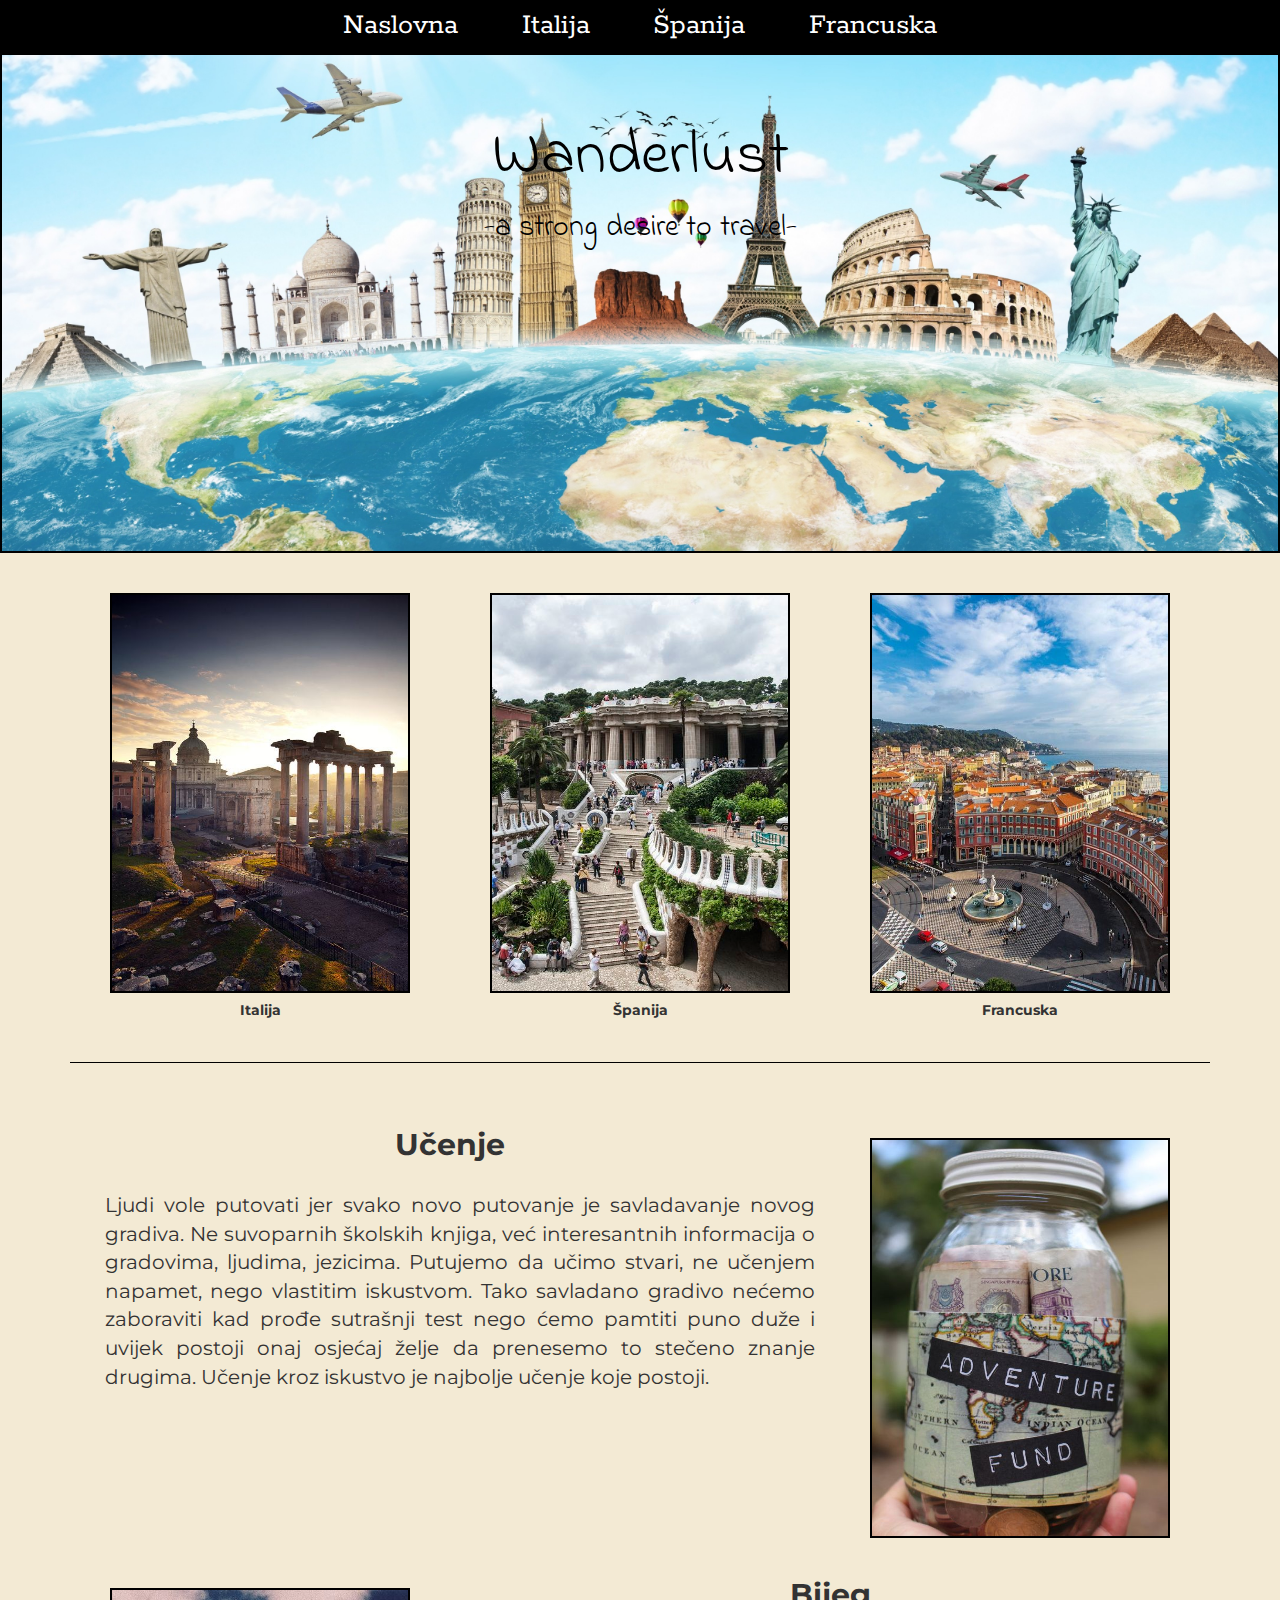
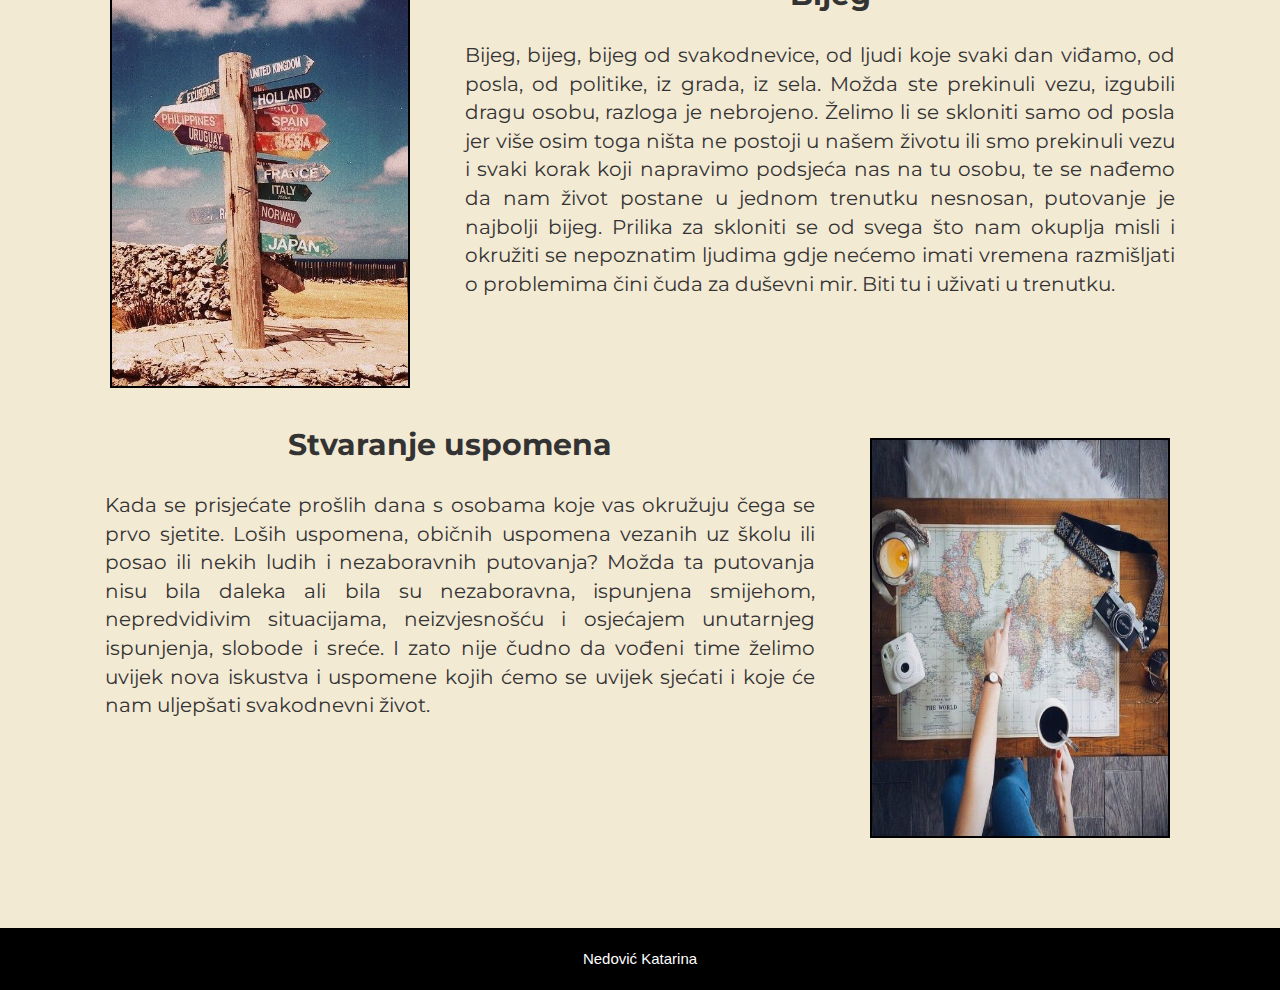
<file: index.html>
<!DOCTYPE html>
<html>
<head>
	<title>Wanderlust</title>
	<link rel="icon" href="images/logo.png" type="image/png" sizes="32x32">
	<meta charset="utf-8">
  <meta name="viewport" content="width=device-width, initial-scale=1">
  <link rel="stylesheet" href="https://maxcdn.bootstrapcdn.com/bootstrap/3.3.7/css/bootstrap.min.css">
  <script src="https://ajax.googleapis.com/ajax/libs/jquery/3.2.0/jquery.min.js"></script>
  <script src="https://maxcdn.bootstrapcdn.com/bootstrap/3.3.7/js/bootstrap.min.js"></script>
  <link rel="stylesheet" type="text/css" href="css/style.css">
  <link href="https://fonts.googleapis.com/css?family=Indie+Flower" rel="stylesheet">
  <link href="https://fonts.googleapis.com/css?family=Montserrat" rel="stylesheet">
  <link href="https://fonts.googleapis.com/css?family=Rokkitt" rel="stylesheet">
</head>
<body>
	<div class="header">
		<div id="navbar"> 
		    <ul> 
					<li><a href="/Users/USER/Desktop/kajaweb/index.html">Naslovna</a></li> 
					<li><a href="/Users/USER/Desktop/kajaweb/country-italy.html">Italija</a></li> 
					<li><a href="/Users/USER/Desktop/kajaweb/country-spain.html">Španija</a></li> 
					<li><a href="/Users/USER/Desktop/kajaweb/country-france.html">Francuska</a></li> 
		    </ul> 
		</div> 
	<div class="jumbotron text-center" height="1000px">
		<h1>Wanderlust</h1>
		<h2>-a strong desire to travel-</h2>
	</div>
	</div>
	<div class="main-content">
		<div class="container">
			<div class="row">
				<div class="col-sm-4" >
					<a href="/Users/USER/Desktop/kajaweb/country-italy.html"><img src="images/italy.jpg"></a>
					<h5><b>Italija</b></h5>
				</div>
				<div class="col-sm-4">
					<a href="/Users/USER/Desktop/kajaweb/country-spain.html"><img src="images/spain.jpg"></a>
					<h5><b>Španija</b></h5>
				</div>
				<div class="col-sm-4">
					<a href="/Users/USER/Desktop/kajaweb/country-france.html"><img src="images/france.jpg"></a>
					<h5><b>Francuska</b></h5>
				</div>
			</div>
			<br>
			<hr>
			<div class="content-text">
				<div class="row">
					<div class="col-sm-8">
						<h2><strong>Učenje</strong></h2>
						<div class="first" style="text-align:left;">
							<p>Ljudi vole putovati jer svako novo putovanje je savladavanje novog gradiva. Ne suvoparnih školskih knjiga, već interesantnih informacija o gradovima, ljudima, jezicima. Putujemo da učimo stvari, ne učenjem napamet, nego vlastitim iskustvom. Tako savladano gradivo nećemo zaboraviti kad prođe sutrašnji test nego ćemo pamtiti puno duže i uvijek postoji onaj osjećaj želje da prenesemo to stečeno znanje drugima. Učenje kroz iskustvo je najbolje učenje koje postoji.</p>
						</div>
					</div>
					<div class="col-sm-4 picture-main-main">
						<img src="images/adventure.jpg">
				</div>
					</div>
				<br>
				<div class="row">
					<div class="col-sm-4 picture-main-main">
						<img src="images/open.jpg">
					</div>
					<div class="col-sm-8">
						<h2><strong>Bijeg</strong></h2>
						<div class="second" style="text-align:right;">
							<p>Bijeg, bijeg, bijeg od svakodnevice, od ljudi koje svaki dan viđamo, od posla, od politike, iz grada, iz sela. Možda ste prekinuli vezu, izgubili dragu osobu, razloga je nebrojeno. Želimo li se skloniti samo od posla jer više osim toga ništa ne postoji u našem životu ili smo prekinuli vezu i svaki korak koji napravimo podsjeća nas na tu osobu, te se nađemo da nam život postane u jednom trenutku nesnosan, putovanje je najbolji bijeg. Prilika za skloniti se od svega što nam okuplja misli i okružiti se nepoznatim ljudima gdje nećemo imati vremena razmišljati o problemima čini čuda za duševni mir. Biti tu i uživati u trenutku.</p>
						</div>
					</div>
				</div>
				<br>
				<div class="row">
					<div class="col-sm-8">
						<h2><strong>Stvaranje uspomena</strong></h2>
						<div class="third" style="text-align:left;">
							<p>Kada se prisjećate prošlih dana s osobama koje vas okružuju čega se prvo sjetite. Loših uspomena, običnih uspomena vezanih uz školu ili posao ili nekih ludih i nezaboravnih putovanja? Možda ta putovanja nisu bila daleka ali bila su nezaboravna, ispunjena smijehom, nepredvidivim situacijama, neizvjesnošću i osjećajem unutarnjeg ispunjenja, slobode i sreće. I zato nije čudno da vođeni time želimo uvijek nova iskustva i uspomene kojih ćemo se uvijek sjećati i koje će nam uljepšati svakodnevni život.</p>
						</div>
					</div>
					<div class="col-sm-4 picture-main-main">
						<img src="images/memories.jpg">
					</div>
				</div>
			</div>
		</div>
	</div>
	<div class="footer">
		<div class="container">
			<div class="row">
				<div class="col-sm-12">
					Nedović Katarina
				</div>
			</div>
		</div>
	</div>


</body>
</html>
</file>
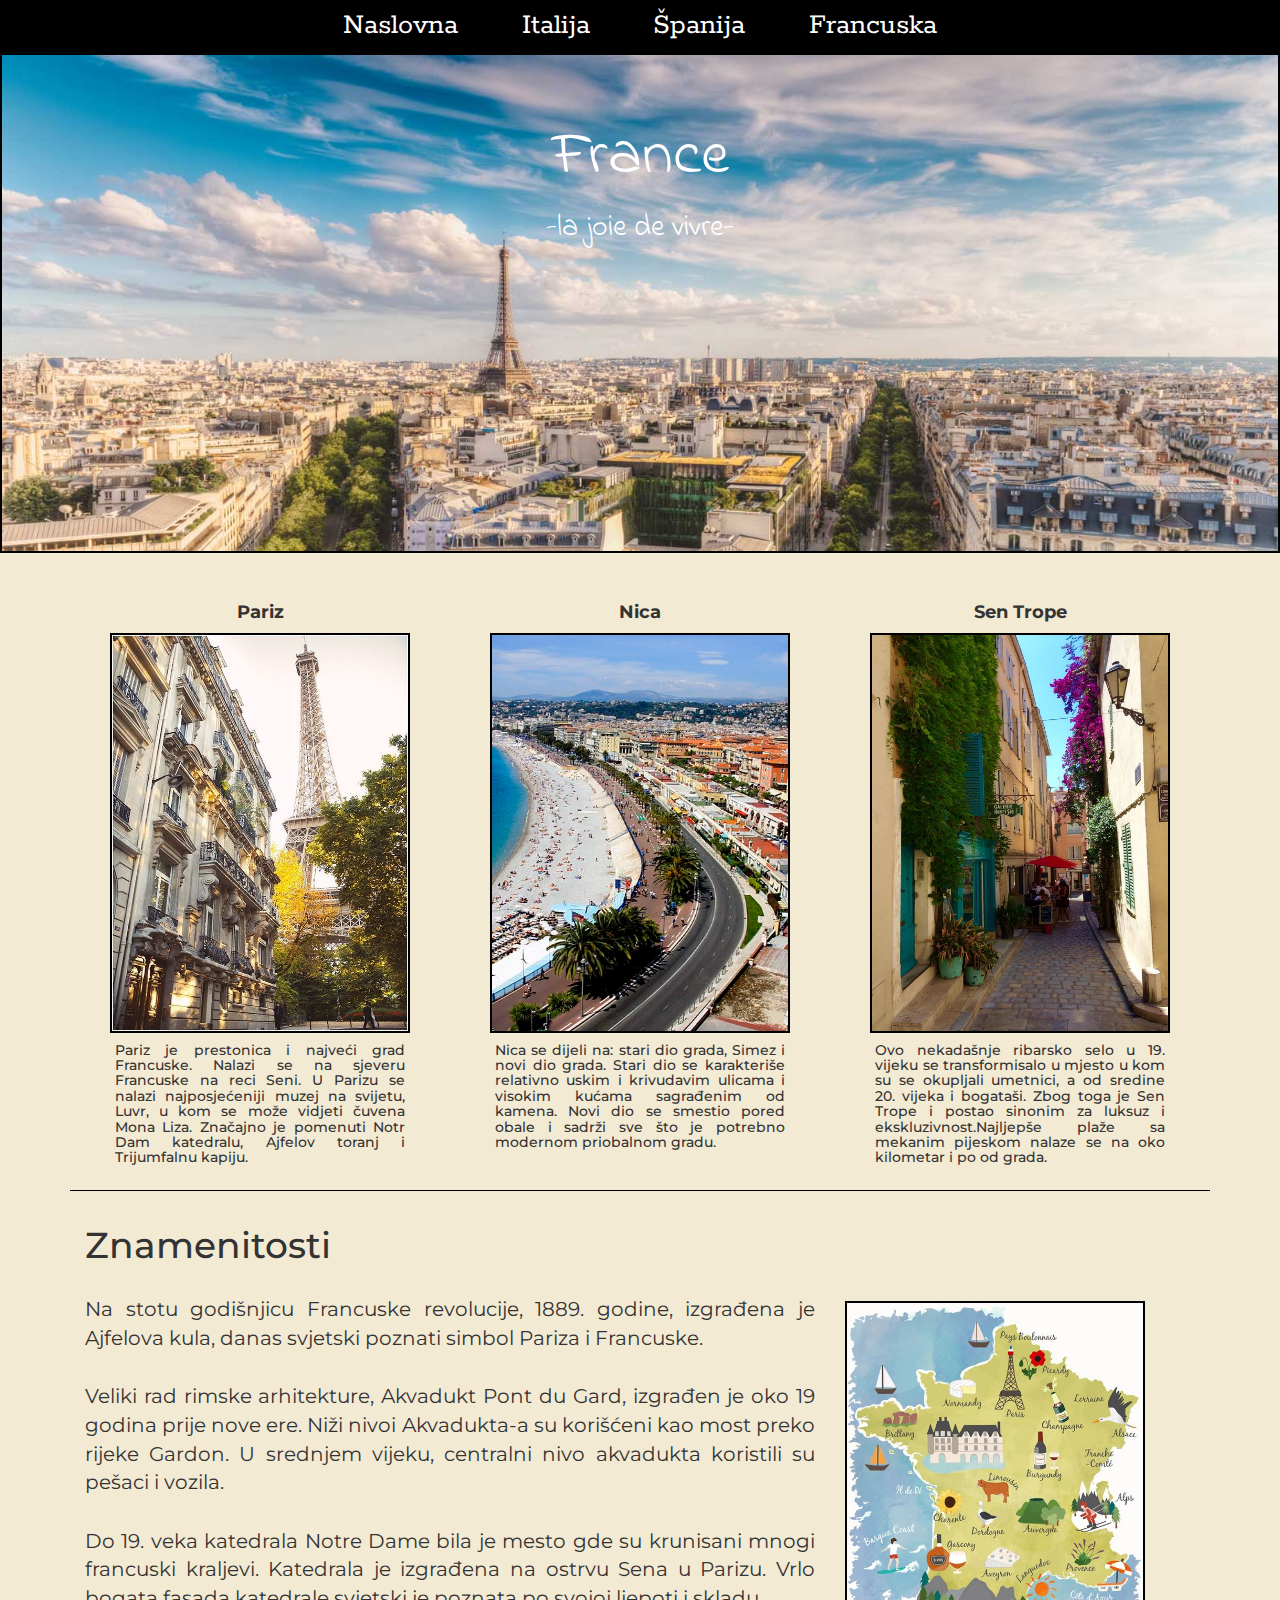
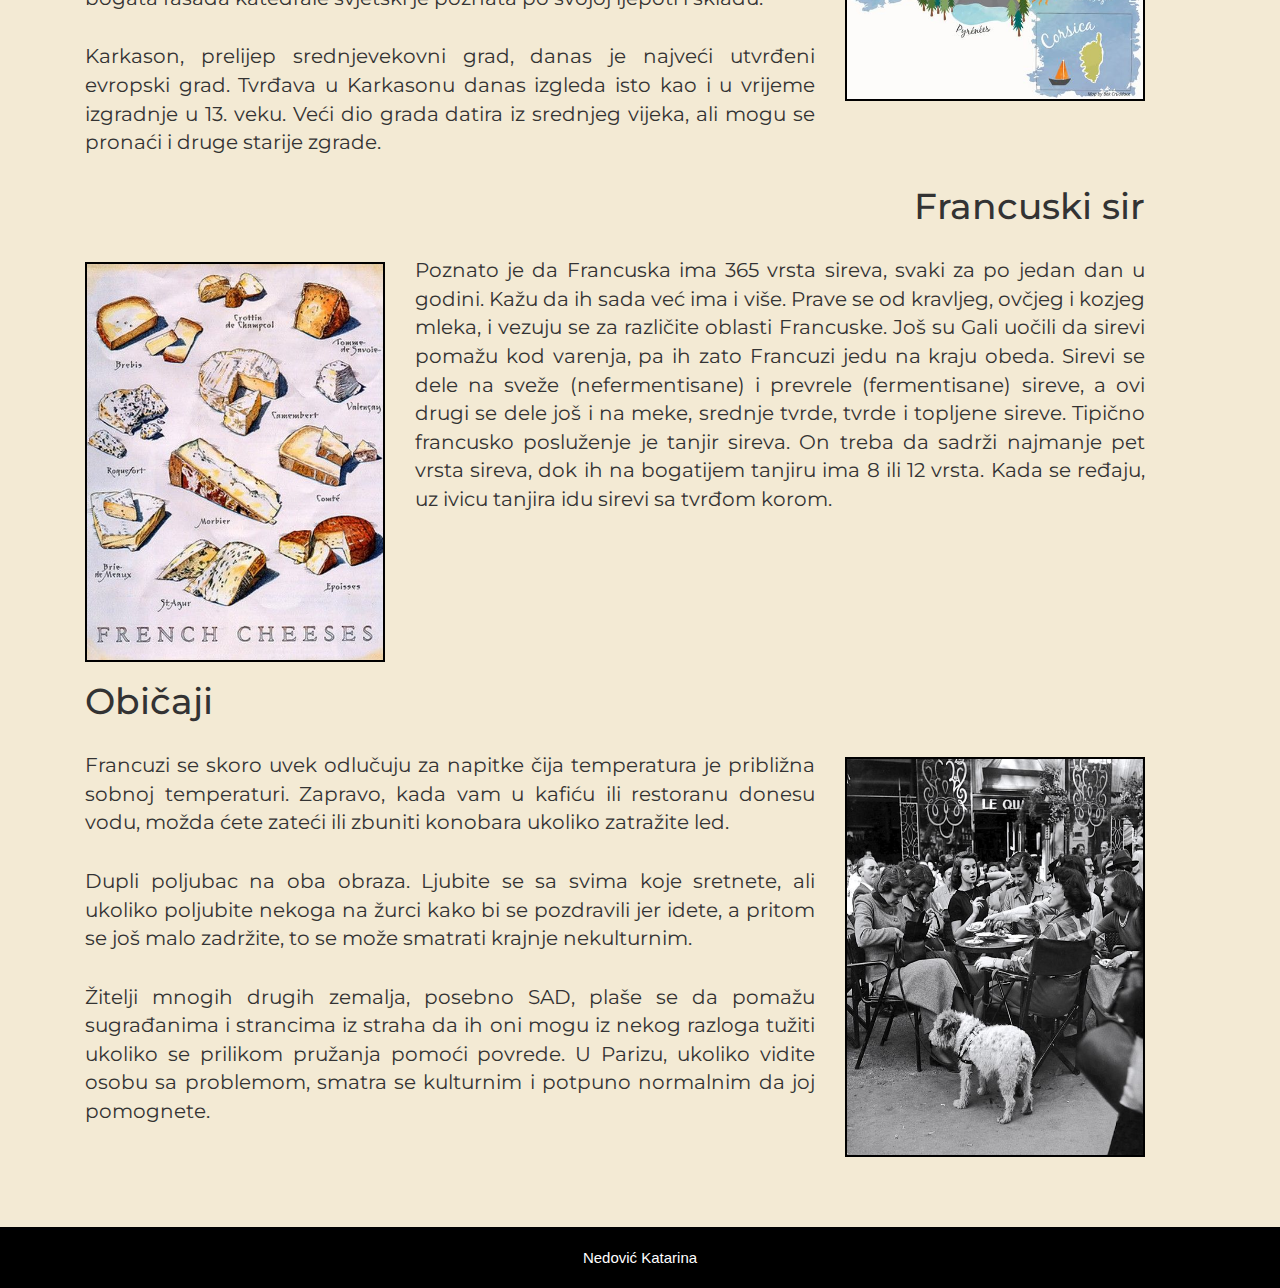
<file: country-france.html>
<!DOCTYPE html>
<html>
<head>
	<title>Wanderlust</title>
	<link rel="icon" href="logo.png" type="image/png" sizes="32x32">
	<meta charset="utf-8">
  <meta name="viewport" content="width=device-width, initial-scale=1">
  <link rel="stylesheet" href="https://maxcdn.bootstrapcdn.com/bootstrap/3.3.7/css/bootstrap.min.css">
  <script src="https://ajax.googleapis.com/ajax/libs/jquery/3.2.0/jquery.min.js"></script>
  <script src="https://maxcdn.bootstrapcdn.com/bootstrap/3.3.7/js/bootstrap.min.js"></script>
  <link rel="stylesheet" type="text/css" href="css/style.css">
  <link rel="stylesheet" type="text/css" href="css/country-italy.css">
  <link rel="stylesheet" type="text/css" href="css/country-france.css">
  <link href="https://fonts.googleapis.com/css?family=Indie+Flower" rel="stylesheet">
  <link href="https://fonts.googleapis.com/css?family=Montserrat" rel="stylesheet">
  <link href="https://fonts.googleapis.com/css?family=Rokkitt" rel="stylesheet">
</head>
<body>
	<div class="header">
		<div id="navbar"> 
		    <ul> 
					<li><a href="/Users/USER/Desktop/kajaweb/index.html">Naslovna</a></li> 
					<li><a href="/Users/USER/Desktop/kajaweb/country-italy.html">Italija</a></li> 
					<li><a href="/Users/USER/Desktop/kajaweb/country-spain.html">Španija</a></li> 
					<li><a href="/Users/USER/Desktop/kajaweb/country-france.html">Francuska</a></li> 
		    </ul> 
		</div> 
	<div class="jumbotron text-center" height="1000px">
		<h1>France</h1>
		<h2>-la joie de vivre-</h2>
	</div>
	</div>
	<div class="main-content">
		<div class="container">
			<div class="row">
				<div class="col-sm-4 cities">
					<h4><b>Pariz</b></h4>
					<img src="images/paris.jpg">
					<div class="main-text">
						<h5>Pariz je prestonica i najveći grad Francuske. Nalazi se na sjeveru Francuske na reci Seni. U Parizu se nalazi najposjećeniji muzej na svijetu, Luvr, u kom se može vidjeti čuvena Mona Liza. Značajno je pomenuti Notr Dam katedralu, Ajfelov toranj i Trijumfalnu kapiju.</h5>
					</div>
				</div>
				<div class="col-sm-4 cities">
					<h4><b>Nica</b></h4>
					<img src="images/nice.jpg">
					<div class="main-text">
						<h5>Nica se dijeli na: stari dio grada, Simez i novi dio grada. Stari dio se karakteriše relativno uskim i krivudavim ulicama i visokim kućama sagrađenim od kamena. Novi dio se smestio pored obale i sadrži sve što je potrebno modernom priobalnom gradu.</h5>
					</div>
				</div>
				<div class="col-sm-4 cities">
					<h4><b>Sen Trope</b></h4>
					<img src="images/sen trope.jpg">
					<div class="main-text">
						<h5>Ovo nekadašnje ribarsko selo u 19. vijeku se transformisalo u mjesto u kom su se okupljali umetnici, a od sredine 20. vijeka i bogataši. Zbog toga je Sen Trope i postao sinonim za luksuz i ekskluzivnost.Najljepše plaže sa mekanim pijeskom nalaze se na oko kilometar i po od grada.</h5>
					</div>
				</div>
			</div>
			<hr>
			<div class="row">
				<div class="col-sm-8 text-text">
					<h1>Znamenitosti</h1>
					<p>Na stotu godišnjicu Francuske revolucije, 1889. godine, izgrađena je Ajfelova kula, danas svjetski poznati simbol Pariza i Francuske.</p>
					<p>Veliki rad rimske arhitekture, Akvadukt Pont du Gard, izgrađen je oko 19 godina prije nove ere. Niži nivoi Akvadukta-a su korišćeni kao most preko rijeke Gardon. U srednjem vijeku, centralni nivo akvadukta koristili su pešaci i vozila.</p>
					<p>Do 19. veka katedrala Notre Dame bila je mesto gde su krunisani mnogi francuski kraljevi. Katedrala je izgrađena na ostrvu Sena u Parizu. Vrlo bogata fasada katedrale svjetski je poznata po svojoj ljepoti i skladu.</p>
					<p>Karkason, prelijep srednjevekovni grad, danas je najveći utvrđeni evropski grad. Tvrđava u Karkasonu danas izgleda isto kao i u vrijeme izgradnje u 13. veku. Veći dio grada datira iz srednjeg vijeka, ali mogu se pronaći i druge starije zgrade.</p>
				</div>
				<div class="col-sm-4 picture-main">
					<img src="images/map.jpg">
				</div>
			</div>
			<div class="row">
				<div class="col-sm-4 picture-main">
					<img src="images/cheese.jpg">
				</div>
				<div class="col-sm-8 italy-text">
					<h1>Francuski sir</h1>
					<p>Poznato je da Francuska ima 365 vrsta sireva, svaki za po jedan dan u godini. Kažu da ih sada već ima i više. Prave se od kravljeg, ovčjeg i kozjeg mleka, i vezuju se za različite oblasti Francuske. Još su Gali uočili da sirevi pomažu kod varenja, pa ih zato Francuzi jedu na kraju obeda. Sirevi se dele na sveže (nefermentisane) i prevrele (fermentisane) sireve, a ovi drugi se dele još i na meke, srednje tvrde, tvrde i topljene sireve. Tipično francusko posluženje je tanjir sireva. On treba da sadrži najmanje pet vrsta sireva, dok ih na bogatijem tanjiru ima 8 ili 12 vrsta. Kada se ređaju, uz ivicu tanjira idu sirevi sa tvrđom korom. </p>
				</div>
			</div>
			<div class="row">
				<div class="col-sm-8 text-text">
					<h1>Običaji</h1>
					<p>Francuzi se skoro uvek odlučuju za napitke čija temperatura je približna sobnoj temperaturi. Zapravo, kada vam u kafiću ili restoranu donesu vodu, možda ćete zateći ili zbuniti konobara ukoliko zatražite led.</p>
					<p>Dupli poljubac na oba obraza. Ljubite se sa svima koje sretnete, ali ukoliko poljubite nekoga na žurci kako bi se pozdravili jer idete, a pritom se još malo zadržite, to se može smatrati krajnje nekulturnim.</p>
					<p>Žitelji mnogih drugih zemalja, posebno SAD, plaše se da pomažu sugrađanima i strancima iz straha da ih oni mogu iz nekog razloga tužiti ukoliko se prilikom pružanja pomoći povrede. U Parizu, ukoliko vidite osobu sa problemom, smatra se kulturnim i potpuno normalnim da joj pomognete.</p>
				</div>
				<div class="col-sm-4 picture-main">
					<img src="images/culture.jpg">
				</div>
			</div>
		</div>
	</div>
	<div class="footer">
			<div class="container">
				<div class="row">
					<div class="col-sm-12">
						Nedović Katarina
					</div>
				</div>
			</div>
	</div>

</body>
</html>
</file>
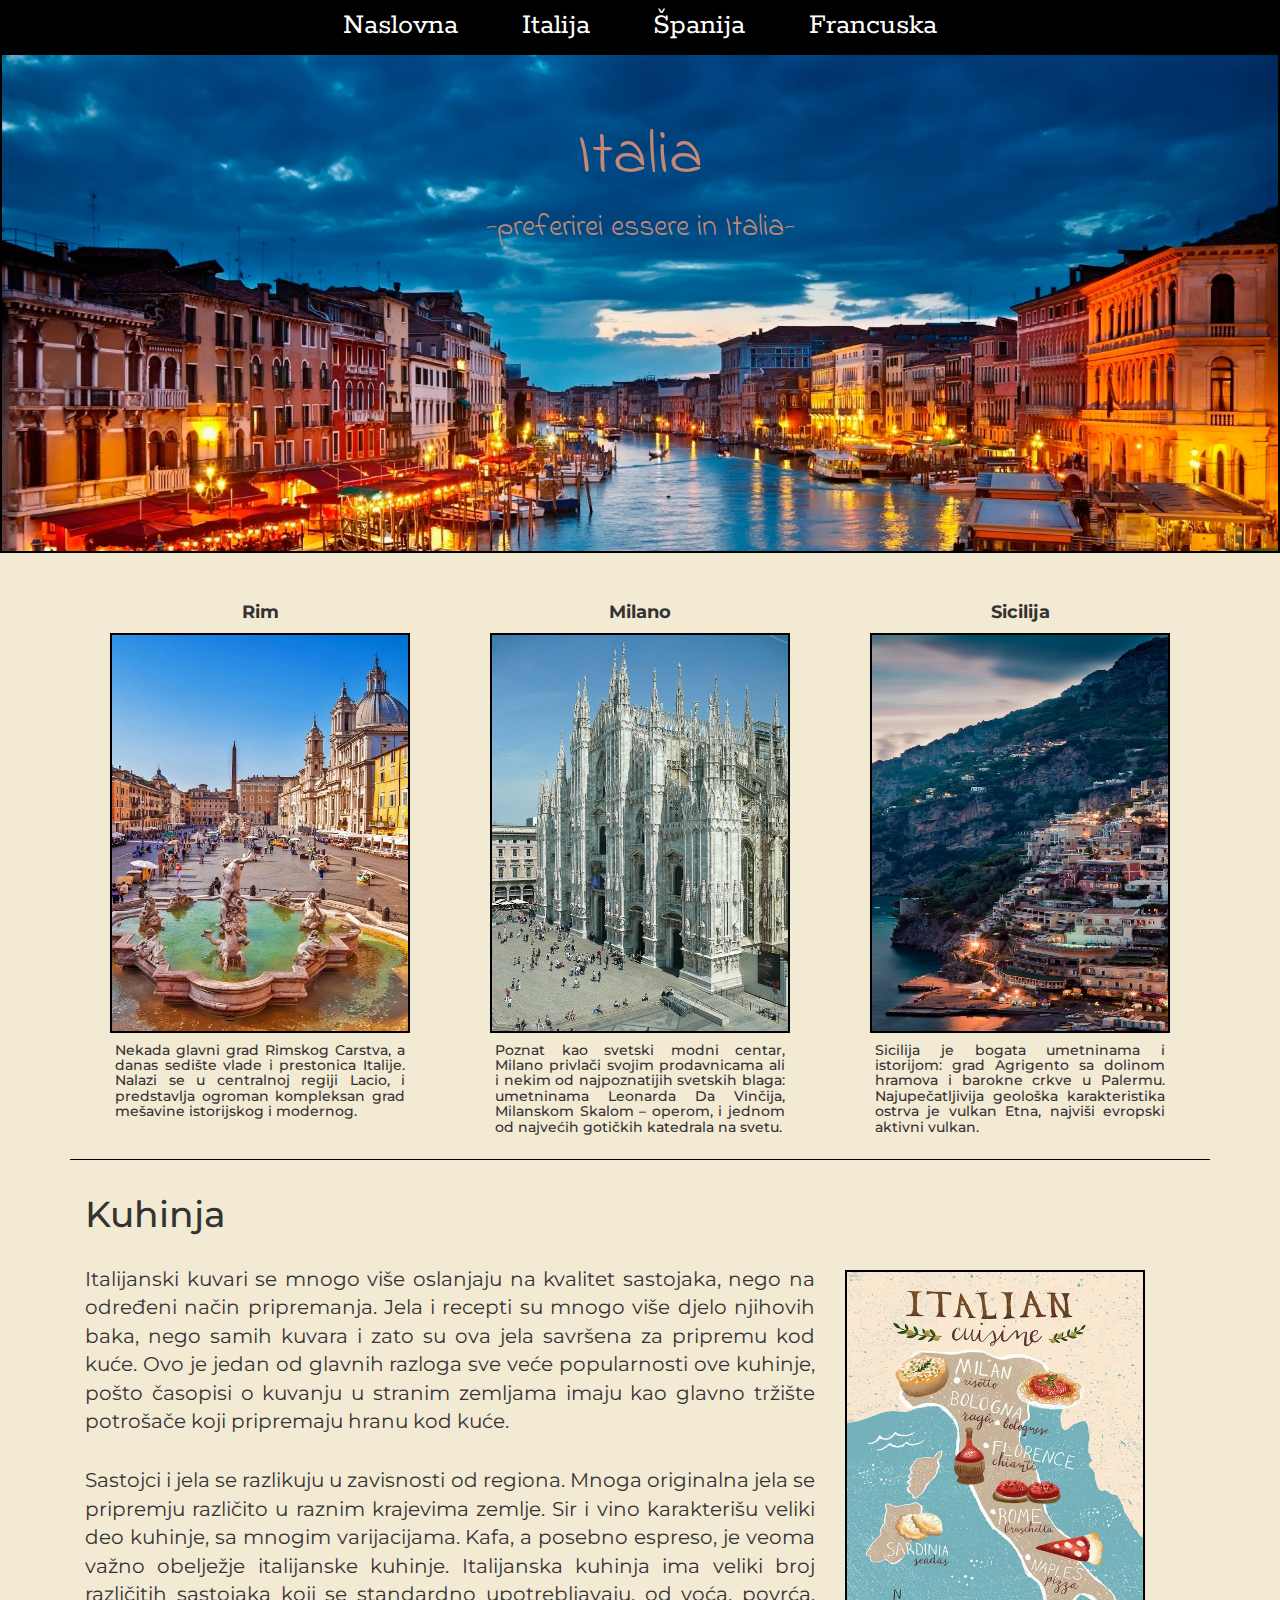
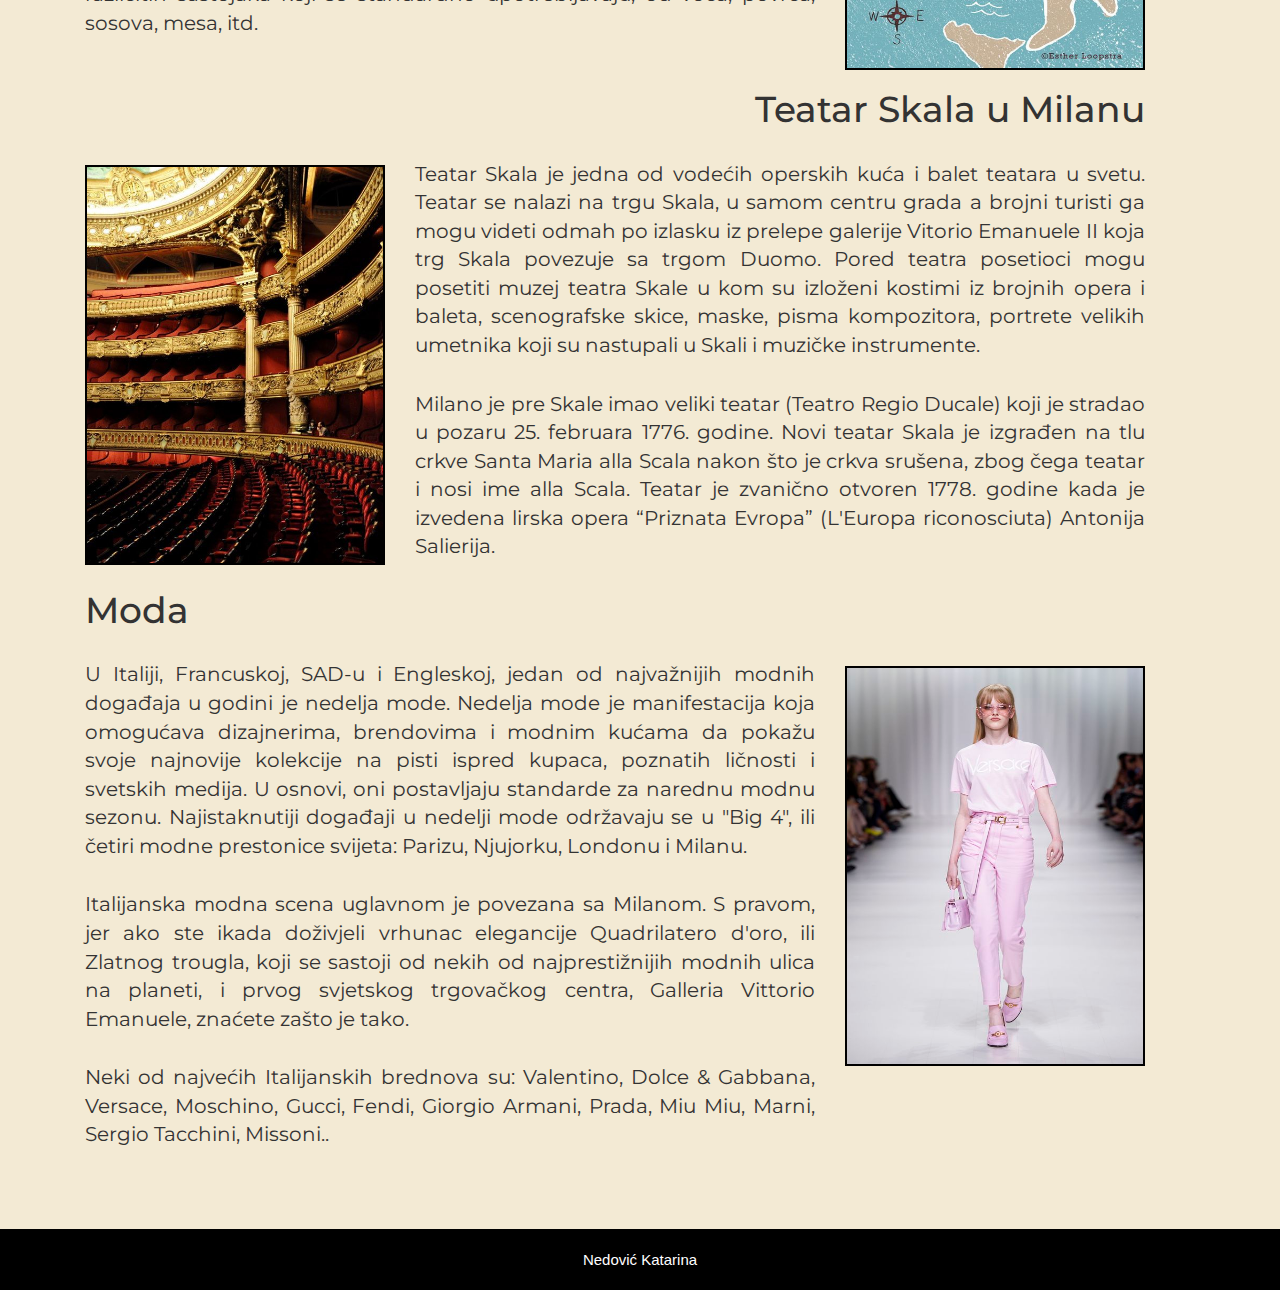
<file: country-italy.html>
<!DOCTYPE html>
<html>
<head>
	<title>Wanderlust</title>
	<link rel="icon" href="images/logo.png" type="image/png" sizes="32x32">
	<meta charset="utf-8">
  <meta name="viewport" content="width=device-width, initial-scale=1">
  <link rel="stylesheet" href="https://maxcdn.bootstrapcdn.com/bootstrap/3.3.7/css/bootstrap.min.css">
  <script src="https://ajax.googleapis.com/ajax/libs/jquery/3.2.0/jquery.min.js"></script>
  <script src="https://maxcdn.bootstrapcdn.com/bootstrap/3.3.7/js/bootstrap.min.js"></script>
  <link rel="stylesheet" type="text/css" href="css/style.css">
  <link rel="stylesheet" type="text/css" href="css/country-italy.css">
  <link href="https://fonts.googleapis.com/css?family=Indie+Flower" rel="stylesheet">
  <link href="https://fonts.googleapis.com/css?family=Montserrat" rel="stylesheet">
  <link href="https://fonts.googleapis.com/css?family=Rokkitt" rel="stylesheet">
</head>
<body>
	<div class="header">
		<div id="navbar"> 
		    <ul> 
					<li><a href="/Users/USER/Desktop/kajaweb/index.html">Naslovna</a></li> 
					<li><a href="/Users/USER/Desktop/kajaweb/country-italy.html">Italija</a></li> 
					<li><a href="/Users/USER/Desktop/kajaweb/country-spain.html">Španija</a></li> 
					<li><a href="/Users/USER/Desktop/kajaweb/country-france.html">Francuska</a></li> 
		    </ul> 
		</div> 
	<div class="jumbotron text-center" height="1000px">
		<h1>Italia</h1>
		<h2>-preferirei essere in Italia-</h2>
	</div>
	</div>
	<div class="main-content">
		<div class="container">
			<div class="row">
				<div class="col-sm-4 cities">
					<h4><b>Rim</b></h4>
					<img src="images/rome.jpg">
					<div class="main-text">
						<h5>Nekada glavni grad Rimskog Carstva, a danas sedište vlade i prestonica Italije. Nalazi se u centralnoj regiji Lacio, i predstavlja ogroman kompleksan grad mešavine istorijskog i modernog.		</h5>
					</div>
				</div>
				<div class="col-sm-4 cities">
					<h4><b>Milano</b></h4>
					<img src="images/milan.jpg">
					<div class="main-text">
						<h5>Poznat kao svetski modni centar, Milano privlači svojim prodavnicama ali i nekim od najpoznatijih svetskih blaga: umetninama Leonarda Da Vinčija, Milanskom Skalom – operom, i jednom od najvećih gotičkih katedrala na svetu.</h5>
					</div>
				</div>
				<div class="col-sm-4 cities">
					<h4><b>Sicilija</b></h4>
					<img src="images/sicily.jpg">
					<div class="main-text">
						<h5>Sicilija je bogata umetninama i istorijom: grad Agrigento sa dolinom hramova i barokne crkve u Palermu. Najupečatljivija geološka karakteristika ostrva je vulkan Etna, najviši evropski aktivni vulkan.</h5>
					</div>
				</div>
			</div>
			<hr>
			<div class="row">
				<div class="col-sm-8 text-text">
					<h1>Kuhinja</h1>
					<p>Italijanski kuvari se mnogo više oslanjaju na kvalitet sastojaka, nego na određeni način pripremanja. Jela i recepti su mnogo više djelo njihovih baka, nego samih kuvara i zato su ova jela savršena za pripremu kod kuće. Ovo je jedan od glavnih razloga sve veće popularnosti ove kuhinje, pošto časopisi o kuvanju u stranim zemljama imaju kao glavno tržište potrošače koji pripremaju hranu kod kuće.</p>
					<p>Sastojci i jela se razlikuju u zavisnosti od regiona. Mnoga originalna jela se pripremju različito u raznim krajevima zemlje.  Sir i vino karakterišu veliki deo kuhinje, sa mnogim varijacijama. Kafa, a posebno espreso, je veoma važno obelježje italijanske kuhinje.

					Italijanska kuhinja ima veliki broj različitih sastojaka koji se standardno upotrebljavaju, od voća, povrća, sosova, mesa, itd.</p>

				</div>
				<div class="col-sm-4 picture-main">
					<img src="images/cuisine.jpg">
				</div>
			</div>
			<div class="row">
				<div class="col-sm-4 picture-main">
					<img src="images/opera.jpg">
				</div>
				<div class="col-sm-8 italy-text">
					<h1>Teatar Skala u Milanu</h1>
					<p>Teatar  Skala je jedna od vodećih operskih kuća i balet teatara u svetu. Teatar se nalazi na trgu Skala, u samom centru grada a brojni turisti ga mogu videti odmah po izlasku iz prelepe galerije Vitorio Emanuele II koja trg Skala povezuje sa trgom Duomo. Pored teatra posetioci mogu posetiti muzej teatra Skale u kom su izloženi kostimi iz brojnih opera i baleta, scenografske skice, maske, pisma kompozitora, portrete velikih umetnika koji su nastupali u Skali i muzičke instrumente.</p>
					<p>Milano je pre Skale imao veliki teatar (Teatro Regio Ducale) koji je stradao u pozaru 25. februara 1776. godine. Novi teatar Skala je izgrađen na tlu crkve Santa Maria alla Scala nakon što je crkva srušena, zbog čega teatar i nosi ime alla Scala. Teatar je zvanično otvoren 1778. godine kada je izvedena lirska opera “Priznata Evropa” (L'Europa riconosciuta) Antonija Salierija.</p>
				</div>
			</div>
			<div class="row">
				<div class="col-sm-8 text-text">
					<h1>Moda</h1>
					<p>U Italiji, Francuskoj, SAD-u i Engleskoj, jedan od najvažnijih modnih događaja u godini je nedelja mode.
					Nedelja mode je manifestacija koja omogućava dizajnerima, brendovima i modnim kućama da pokažu svoje najnovije kolekcije na pisti ispred kupaca, poznatih ličnosti  i svetskih medija. U osnovi, oni postavljaju standarde za narednu modnu sezonu. Najistaknutiji događaji u nedelji mode održavaju se u "Big 4", ili četiri modne prestonice svijeta: Parizu, Njujorku, Londonu i Milanu.</p>
					<p>Italijanska modna scena uglavnom je povezana sa Milanom. S pravom, jer ako ste ikada doživjeli vrhunac elegancije Quadrilatero d'oro, ili Zlatnog trougla, koji se sastoji od nekih od najprestižnijih modnih ulica na planeti, i prvog svjetskog  trgovačkog centra, Galleria Vittorio Emanuele, znaćete zašto je tako.</p>
					<p>Neki od najvećih Italijanskih brednova su: Valentino, Dolce & Gabbana, Versace, Moschino, Gucci, Fendi, Giorgio Armani, Prada, Miu Miu, Marni, Sergio Tacchini, Missoni..</p>
				</div>
				<div class="col-sm-4 picture-main">
					<img src="images/moda.jpg">
				</div>
			</div>
		</div>
	</div>
	<div class="footer">
			<div class="container">
				<div class="row">
					<div class="col-sm-12">
						Nedović Katarina
					</div>
				</div>
			</div>
	</div>

</body>
</html>
</file>
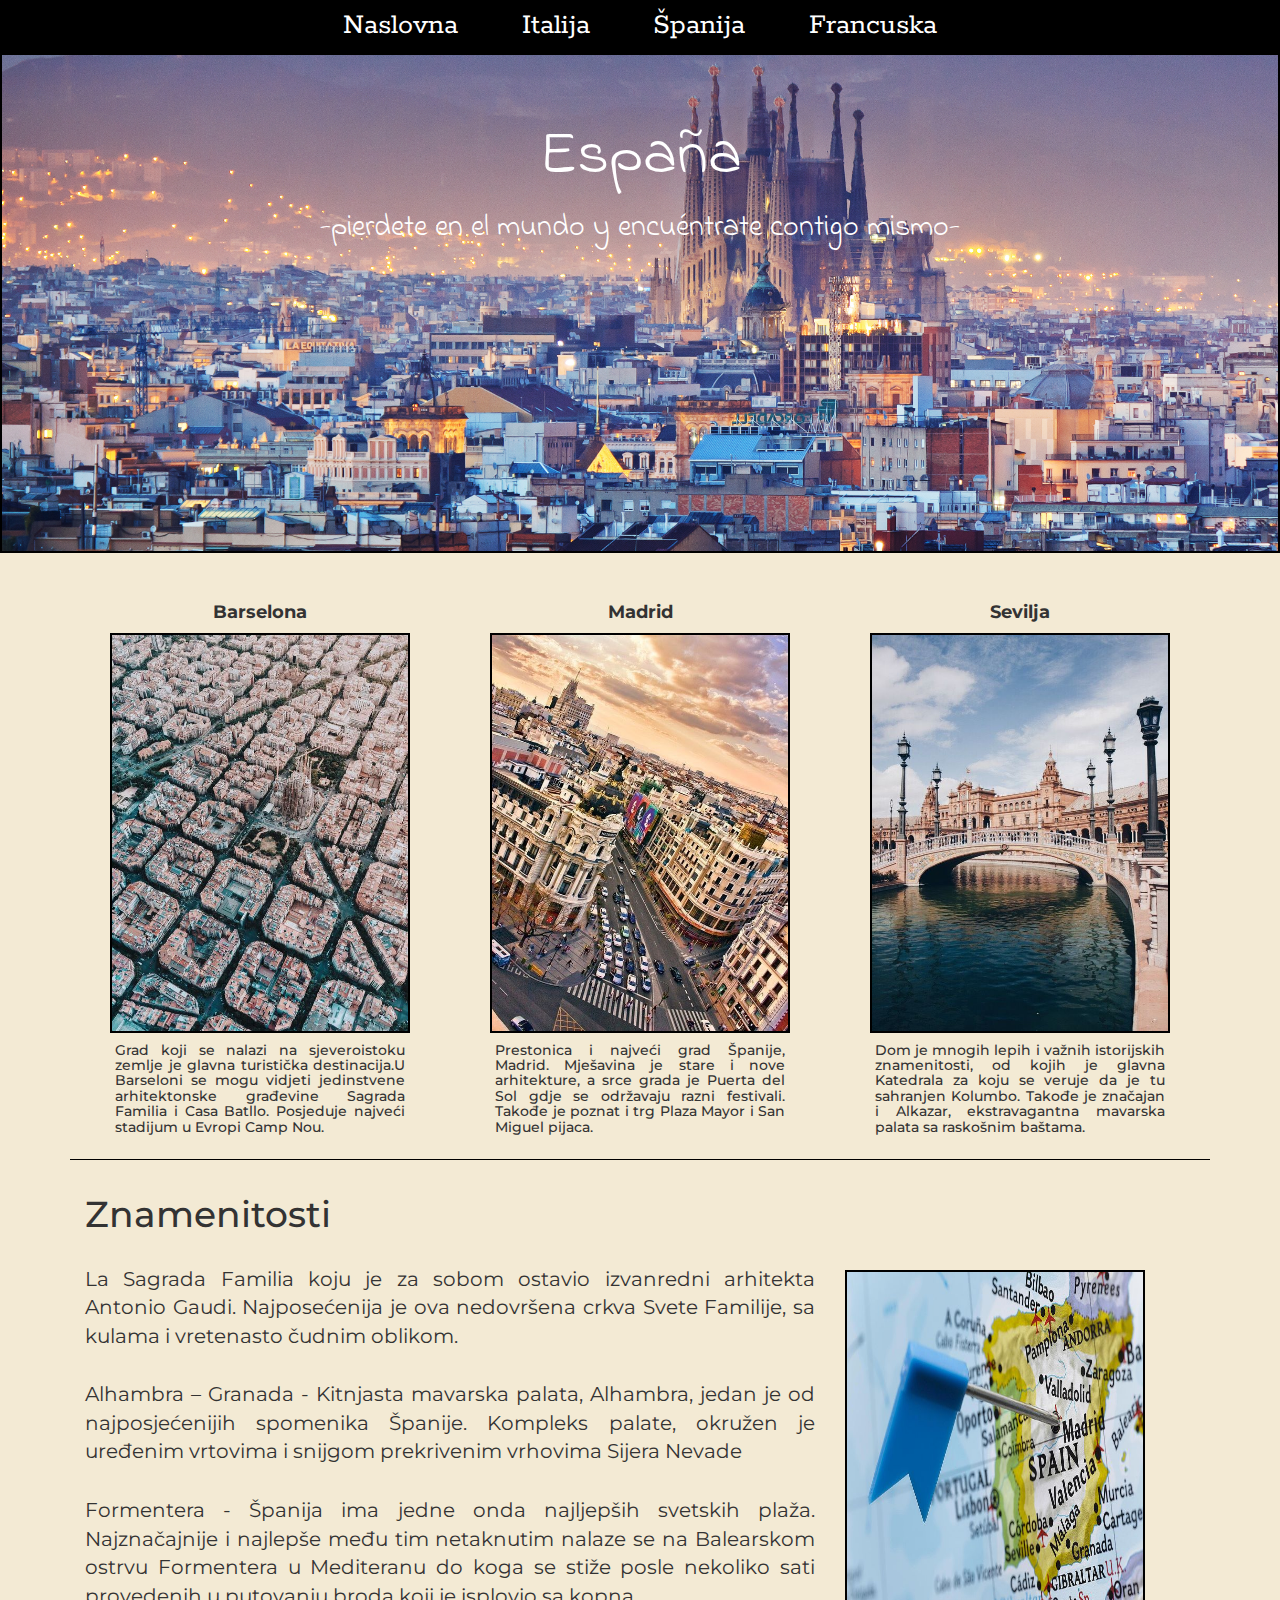
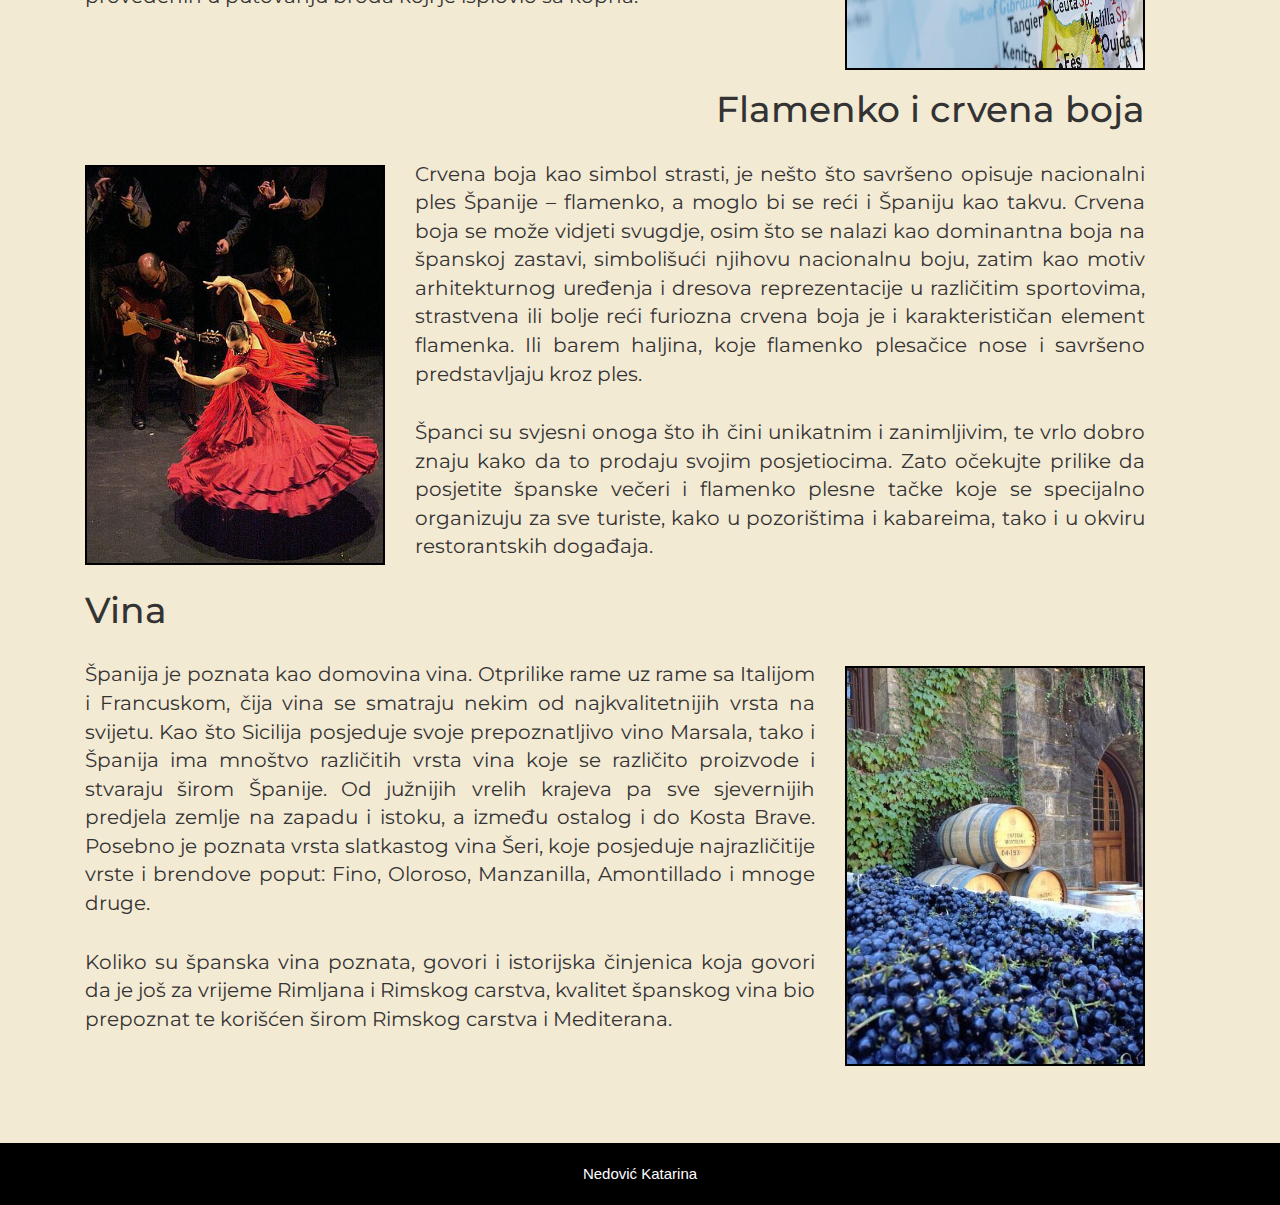
<file: country-spain.html>
<!DOCTYPE html>
<html>
<head>
	<title>Wanderlust</title>
	<link rel="icon" href="logo.png" type="image/png" sizes="32x32">
	<meta charset="utf-8">
  <meta name="viewport" content="width=device-width, initial-scale=1">
  <link rel="stylesheet" href="https://maxcdn.bootstrapcdn.com/bootstrap/3.3.7/css/bootstrap.min.css">
  <script src="https://ajax.googleapis.com/ajax/libs/jquery/3.2.0/jquery.min.js"></script>
  <script src="https://maxcdn.bootstrapcdn.com/bootstrap/3.3.7/js/bootstrap.min.js"></script>
  <link rel="stylesheet" type="text/css" href="css/style.css">
  <link rel="stylesheet" type="text/css" href="css/country-italy.css">
  <link rel="stylesheet" type="text/css" href="css/country-spain.css">
  <link href="https://fonts.googleapis.com/css?family=Indie+Flower" rel="stylesheet">
  <link href="https://fonts.googleapis.com/css?family=Montserrat" rel="stylesheet">
  <link href="https://fonts.googleapis.com/css?family=Rokkitt" rel="stylesheet">
</head>
<body>
	<div class="header">
		<div id="navbar"> 
		    <ul> 
					<li><a href="/Users/USER/Desktop/kajaweb/index.html">Naslovna</a></li> 
					<li><a href="/Users/USER/Desktop/kajaweb/country-italy.html">Italija</a></li> 
					<li><a href="/Users/USER/Desktop/kajaweb/country-spain.html">Španija</a></li> 
					<li><a href="/Users/USER/Desktop/kajaweb/country-france.html">Francuska</a></li> 
		    </ul> 
		</div> 
	<div class="jumbotron text-center" height="1000px">
		<h1>España</h1>
		<h2>-pierdete en el mundo y encuéntrate contigo mismo-</h2>
	</div>
	</div>
	<div class="main-content">
		<div class="container">
			<div class="row">
				<div class="col-sm-4 cities">
					<h4><b>Barselona</b></h4>
					<img src="images/barcelona.jpg">
					<div class="main-text">
						<h5>Grad koji se nalazi na sjeveroistoku zemlje je glavna turistička destinacija.U Barseloni se mogu vidjeti jedinstvene arhitektonske građevine Sagrada Familia i Casa Batllo. Posjeduje najveći stadijum u Evropi Camp Nou.</h5>
					</div>
				</div>
				<div class="col-sm-4 cities">
					<h4><b>Madrid</b></h4>
					<img src="images/madrid.jpg">
					<div class="main-text">
						<h5>Prestonica i najveći grad Španije, Madrid. Mješavina je stare i nove arhitekture, a srce grada je Puerta del Sol gdje se održavaju razni festivali. Takođe je poznat i trg Plaza Mayor i San Miguel pijaca.</h5>
					</div>
				</div>
				<div class="col-sm-4 cities">
					<h4><b>Sevilja</b></h4>
					<img src="images/seville.jpg">
					<div class="main-text">
						<h5>Dom je mnogih lepih i važnih istorijskih znamenitosti, od kojih je glavna Katedrala za koju se veruje da je tu sahranjen Kolumbo. Takođe je značajan i Alkazar, ekstravagantna mavarska palata sa raskošnim baštama.</h5>
					</div>
				</div>
			</div>
			<hr>
			<div class="row">
				<div class="col-sm-8 text-text">
					<h1>Znamenitosti</h1>
					<p>La Sagrada Familia koju je za sobom ostavio izvanredni arhitekta Antonio Gaudi. Najposećenija je ova nedovršena crkva Svete Familije, sa kulama i vretenasto čudnim oblikom.</p>
					<p>Alhambra – Granada - Kitnjasta mavarska palata, Alhambra, jedan je od najposjećenijih spomenika Španije. Kompleks palate, okružen je uređenim vrtovima i snijgom prekrivenim vrhovima Sijera Nevade</p>
					<p>Formentera - Španija ima jedne onda najljepših svetskih plaža. Najznačajnije i najlepše među tim netaknutim nalaze se na Balearskom ostrvu Formentera u Mediteranu do koga se stiže posle nekoliko sati provedenih u putovanju broda koji je isplovio sa kopna.</p>

				</div>
				<div class="col-sm-4 picture-main">
					<img src="images/place.jpg">
				</div>
			</div>
			<div class="row">
				<div class="col-sm-4 picture-main">
					<img src="images/flamenco.jpg">
				</div>
				<div class="col-sm-8 italy-text">
					<h1>Flamenko i crvena boja</h1>
					<p>Crvena boja kao simbol strasti, je nešto što savršeno opisuje nacionalni ples Španije – flamenko, a moglo bi se reći i Španiju kao takvu. Crvena boja se može vidjeti svugdje, osim što se nalazi kao dominantna boja na španskoj zastavi, simbolišući njihovu nacionalnu boju, zatim kao motiv arhitekturnog uređenja i dresova reprezentacije u različitim sportovima, strastvena ili bolje reći furiozna crvena boja je i karakterističan element flamenka. Ili barem haljina, koje flamenko plesačice nose i savršeno predstavljaju kroz ples.</p>
					<p>Španci su svjesni onoga što ih čini unikatnim i zanimljivim, te vrlo dobro znaju kako da to prodaju svojim posjetiocima. Zato očekujte prilike da posjetite španske večeri i flamenko plesne tačke koje se specijalno organizuju za sve turiste, kako u pozorištima i kabareima, tako i u okviru restorantskih događaja.</p>
				</div>
			</div>
			<div class="row">
				<div class="col-sm-8 text-text">
					<h1>Vina</h1>
					<p>Španija je poznata kao domovina vina. Otprilike rame uz rame sa Italijom i Francuskom, čija vina se smatraju nekim od najkvalitetnijih vrsta na svijetu. Kao što Sicilija posjeduje svoje prepoznatljivo vino Marsala, tako i Španija ima mnoštvo različitih vrsta vina koje se različito proizvode i stvaraju širom Španije. Od južnijih vrelih krajeva pa sve sjevernijih predjela zemlje na zapadu i istoku, a između ostalog i do Kosta Brave. Posebno je poznata vrsta slatkastog vina Šeri, koje posjeduje najrazličitije vrste i brendove poput: Fino, Oloroso, Manzanilla, Amontillado i mnoge druge.</p>
					<p>Koliko su španska vina poznata, govori i istorijska činjenica koja govori da je još za vrijeme Rimljana i Rimskog carstva, kvalitet španskog vina bio prepoznat te korišćen širom Rimskog carstva i Mediterana. </p>
					<p></p>
				</div>
				<div class="col-sm-4 picture-main">
					<img src="images/wine.jpg">
				</div>
			</div>
		</div>
	</div>
	<div class="footer">
			<div class="container">
				<div class="row">
					<div class="col-sm-12">
						Nedović Katarina
					</div>
				</div>
			</div>
	</div>

</body>
</html>
</file>
<file: css/style.css>
#navbar ul { 
	margin: 0; 
	padding: 5px; 
	list-style-type: none; 
	text-align: center; 
	background-color: #000; 
} 
 
#navbar ul li {  
	display: inline; 
	font-family: 'Rokkitt', serif;
	font-size: 20px;
} 
 
#navbar ul li a { 
	text-decoration: none; 
	padding: .2em 1em; 
	color: #fff; 
	background-color: #000; 
} 
 
#navbar ul li a:hover { 
	color: #000; 
	background-color: #F3EAD4; 
} 


.jumbotron {
	background-image: url('../images/travel.jpg');
	height: 500px;
	color: black;
	font-family: 'Indie Flower', cursive;
	margin-bottom: 0px;
	border: 2px solid black;
	z-index:-1;  
	background-size: cover;
}

img{
	width: 300px;
	height: 400px;
	border: 2px solid black;
	position: relative;
}

.col-sm-4 {
	text-align: center;
	padding-top: 40px;
	font-family: 'Montserrat', sans-serif;
}
.content-text {
	font-family: 'Montserrat', sans-serif;
	text-align: center;
	padding-top: 30px;
	padding-bottom: 20px;
}
p {
	font-size: 20px;
	padding-top: 20px;
	text-align: justify;
}

.main-content{
	background-color: #F3EAD4;
	padding-bottom: 70px;
}
.first {
	padding-left: 20px;
}
.second{
	padding-right: 20px;
}
.third {
	padding-left: 20px;
}

hr {
	display: block;
    height: 1px;
    border: 0;
    border-top: 1px solid black;
    margin: 1em 0;
    padding: 0; 

}

a {
	color: white;
	font-size: 30px;
}

.footer {
	background-color: black;
	color:white;
	font-size: 15px;
	padding-top: 20px;
	padding-bottom: 20px;
	text-align: center;
	position: relative;
	bottom: 0px;
}

.picture-main {
	margin-top: 55px;
	width: 330px;
	height: 440px;
	position: relative;
}

.row {
	margin-left: auto;
	margin-right: auto;
}

.picture-main-main {
	margin-top: -10px;
}
</file>
<file: css/country-italy.css>
.jumbotron {
	background-image: url('../images/italija.jpg');
	height: 500px;
	color: #C68874;
	font-family: 'Indie Flower', cursive;
	margin-bottom: 0px;
	border: 2px solid black;
}
.cities {
	padding-top: 40px;
	font-family: 'Montserrat', sans-serif;
    text-align: center; 
}
.main-text {
	padding-left: 30px;
    padding-right: 30px;
    font-size: 15px;
    font-family: 'Montserrat', sans-serif;
    text-align: justify;
}
.text-text {
	font-family: 'Montserrat', sans-serif;
	font-size: 20px;
}

.italy-text {
	font-family: 'Montserrat', sans-serif;
	font-size: 20px;
	text-align: right;
}
</file>
<file: css/country-france.css>
.jumbotron {
	background-image: url('../images/francuska.jpg');
	color: white;
}
</file>
<file: css/country-spain.css>
.jumbotron {
	background-image: url('../images/spanija.jpg');
	color: white;
}
</file>
